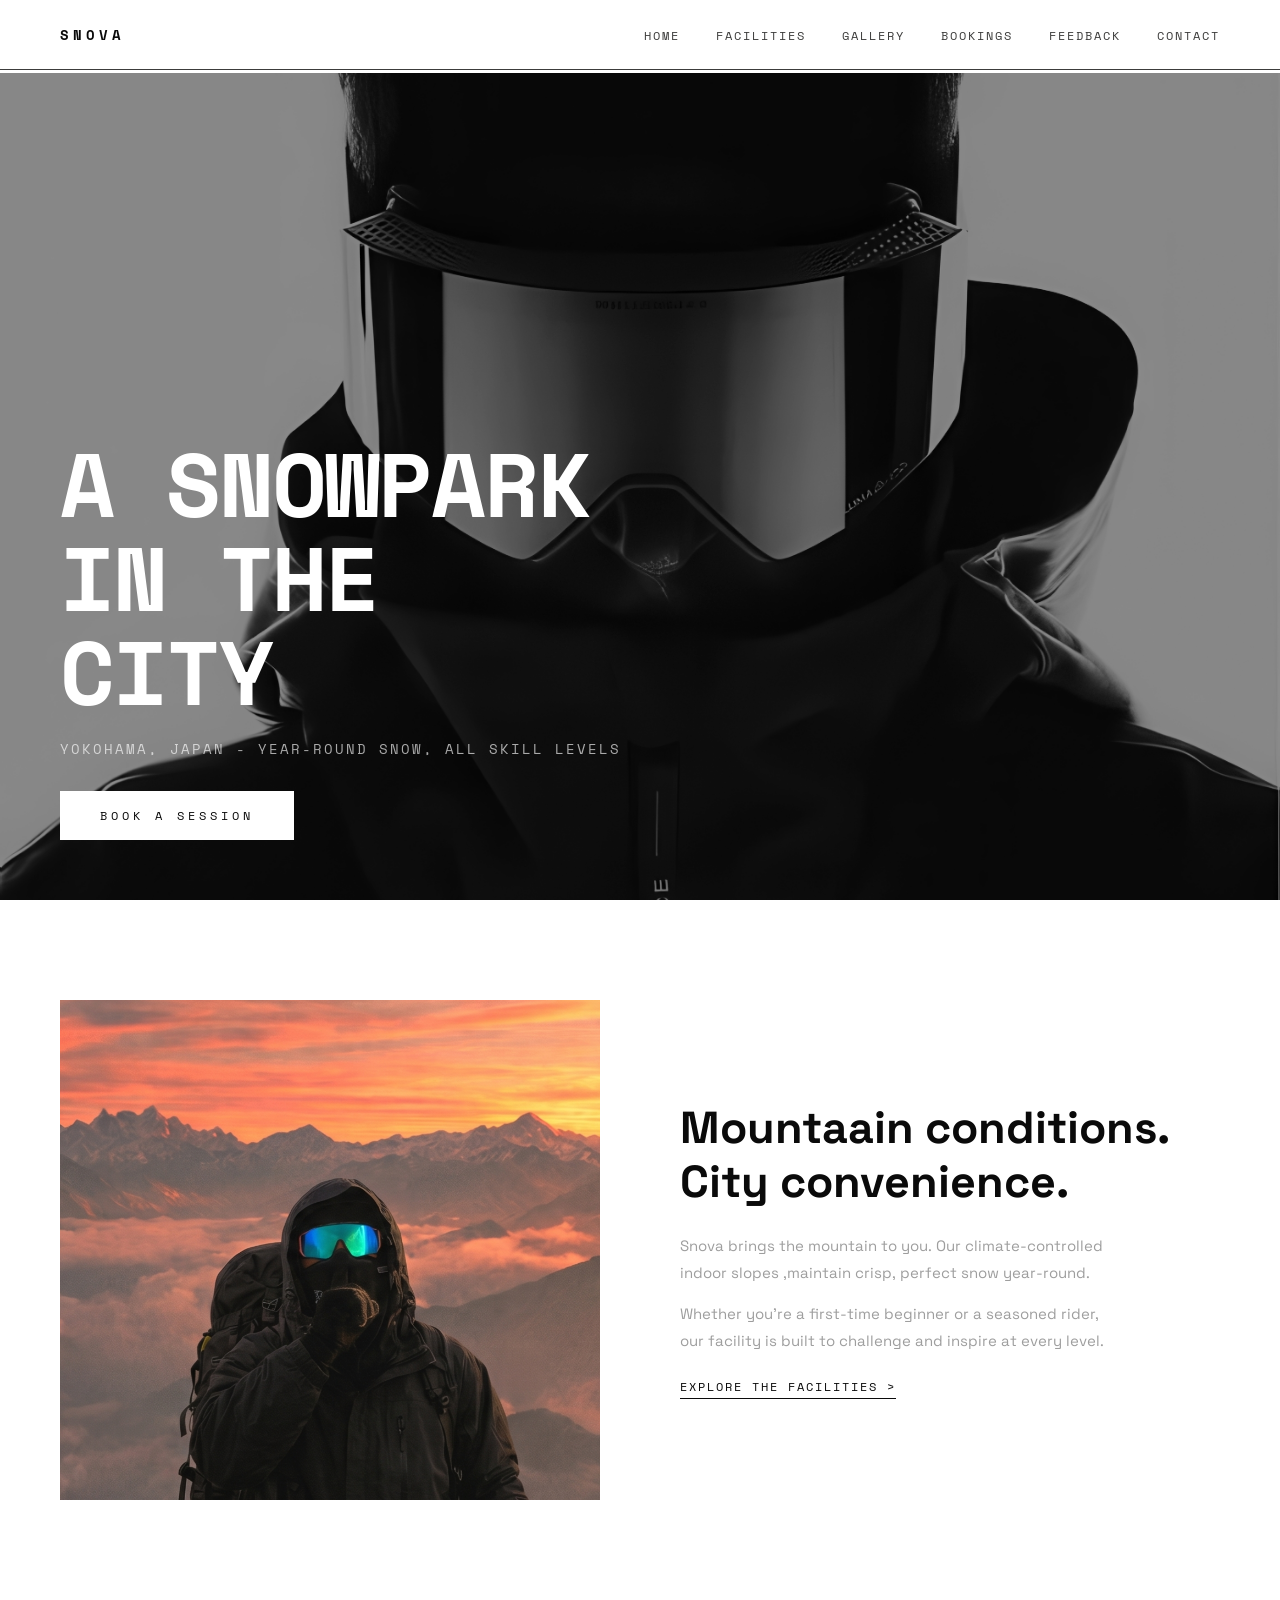
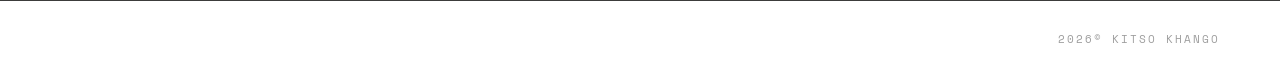
<file: index.html>
<!DOCTYPE html>
<html lang="en">

<head>
  <meta charset="UTF-8">
  <meta name="viewport" content="width=device-width, initial-scale=1.0">
  <title>SNOVA | Home</title>
  <link rel="stylesheet" href="style.css">

</head>

<body>
   
    <nav>
       <button class="hamburger" id="hamburger" aria-label="Menu">
         <span></span>
         <span></span>
       </button>
       <a class="nav-logo" href="index.html">SNOVA</a>
       <ul class="nav-links">
         <li><a href="index.html" class="active">Home</a></li>
         <li><a href="facilities.html">Facilities</a></li>
         <li><a href="gallery.html">Gallery</a></li>
         <li><a href="bookings.html">Bookings</a></li>
         <li><a href="feedback.html">Feedback</a></li>
         <li><a href="contact.html">Contact</a></li>
       </ul>
    </nav>

    <div class="mobile-menu" id="mobileMenu">
        <button class="mobile-close" id="mobileClose">X</button>
        <a href="index.html">Home</a>
        <a href="facilities.html">Facilities</a>
        <a href="gallery.html">Gallery</a>
        <a href="bookings.html">Bookings</a>
        <a href="feedback.html">Feedback</a>
        <a href="contact.html">Contact</a>
    </div>

    <section class="hero-img">
        <img src="homepage.jpeg" alt="Welcome to SNOVA">

        <div class="hero-overlay">
            <div class="hero-tagline">A SNOWPARK<br>IN THE<br>CITY</div>
            <p class="hero-sub">Yokohama, Japan - Year-round snow, all skill levels</p>
            <a class="hero-cta" href="bookings.html">BOOK A SESSION</a>

        </div>
    </section>

    <section class="home-facility">
        <img class="home-facility-img" src="facilitydescriptionhomepage.png" alt="Indoor facility">

        <div class="home-facility-text">
            <h2>Mountaain conditions.<br>City convenience.</h2>
            <p>Snova brings the mountain to you. Our climate-controlled indoor slopes ,maintain crisp, perfect snow year-round.</p>
            <p>Whether you're a first-time beginner or a seasoned rider, our facility is built to challenge and inspire at every level.</p>
            <a class="cta-link" href="facilities.html">Explore the facilities ></a>
        </div>
    </section>

    <footer>
        <p>2026© Kitso Khango</p>
    </footer>

    <script>
        const hamburger = document.getElementById('hamburger');
        const mobileMenu = document.getElementById('mobileMenu');
        const mobileClose = document.getElementById('mobileClose');
    
        hamburger.addEventListener('click', () => mobileMenu.classList.toggle('open'));
        mobileClose.addEventListener('click', () => mobileMenu.classList.remove('open'));

    
    </script>


</body>
</html>
</file>
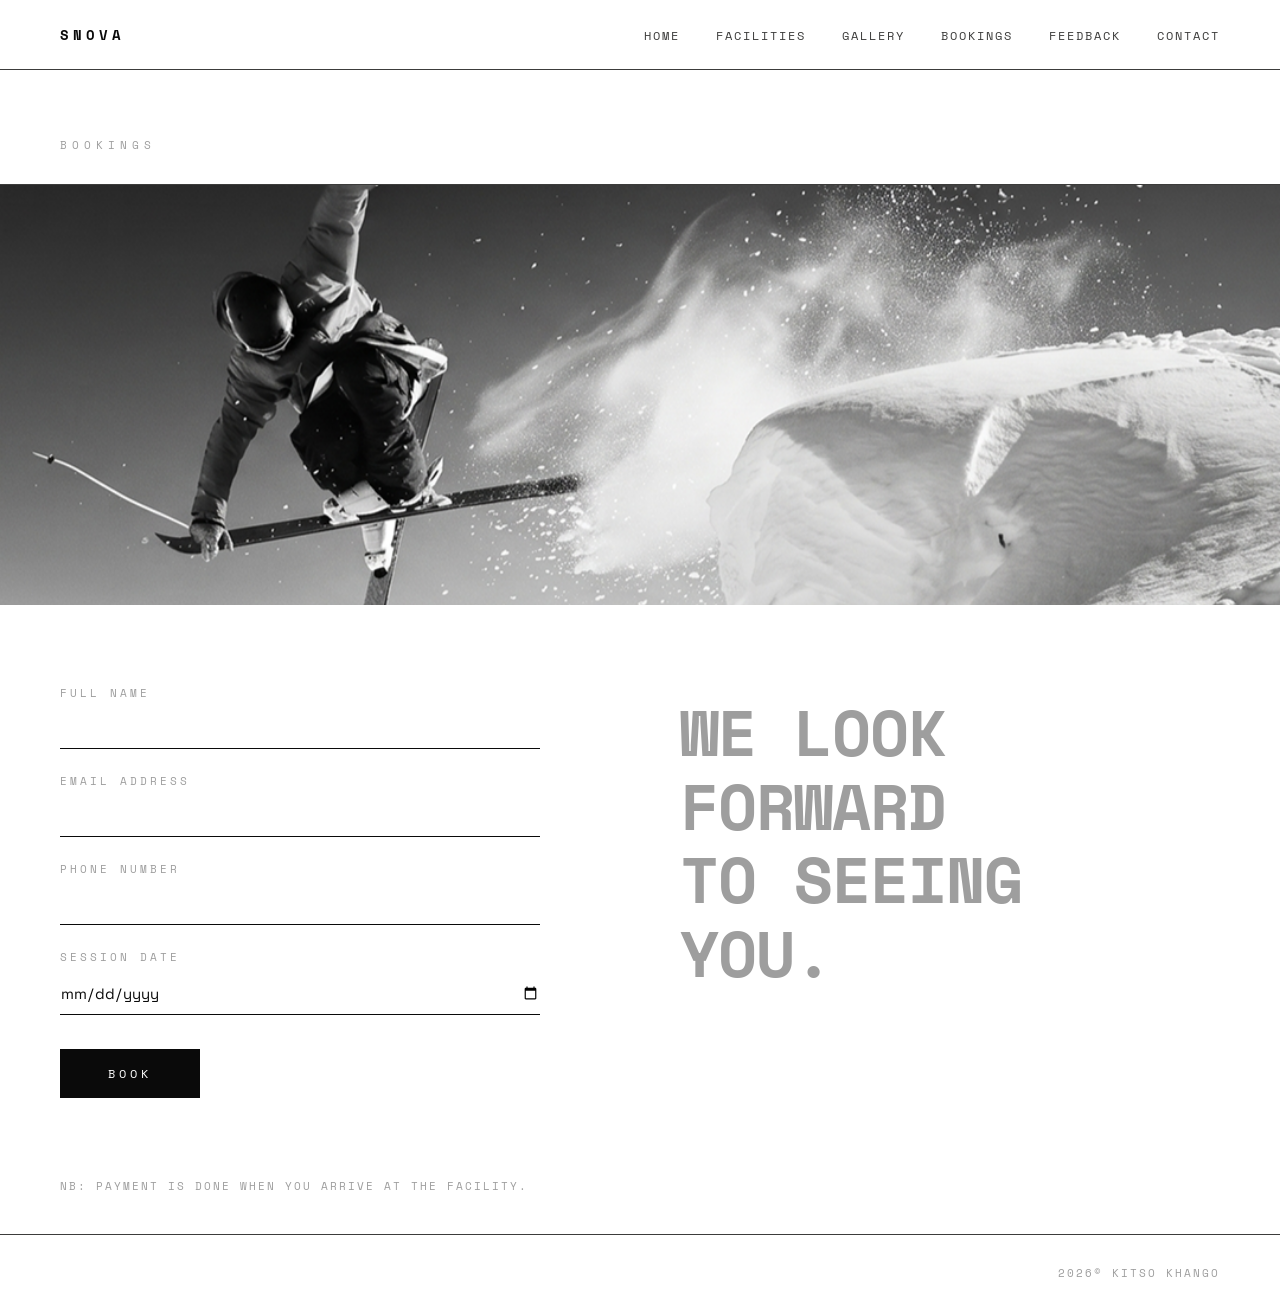
<file: bookings.html>
<!DOCTYPE html>
<html lang="en">

<head>
  <meta charset="UTF-8">
  <meta name="viewport" content="width=device-width, initial-scale=1.0">
  <title>SNOVA | Gallery</title>
  <link rel="stylesheet" href="style.css">

</head>

<body>
   
    <nav>
       <button class="hamburger" id="hamburger" aria-label="Menu">
         <span></span>
         <span></span>
       </button>
       <a class="nav-logo" href="index.html">SNOVA</a>
       <ul class="nav-links">
         <li><a href="index.html">Home</a></li>
         <li><a href="facilities.html">Facilities</a></li>
         <li><a href="gallery.html">Gallery</a></li>
         <li><a href="bookings.html" class="active">Bookings</a></li>
         <li><a href="feedback.html">Feedback</a></li>
         <li><a href="contact.html">Contact</a></li>
       </ul>
    </nav>

    <div class="mobile-menu" id="mobileMenu">
        <button class="mobile-close" id="mobileClose">X</button>
        <a href="index.html">Home</a>
        <a href="facilities.html">Facilities</a>
        <a href="gallery.html">Gallery</a>
        <a href="bookings.html">Bookings</a>
        <a href="feedback.html">Feedback</a>
        <a href="contact.html">Contact</a>
    </div>

    <header class="page-header">
        <span class="page-title">Bookings</span>
    </header>

    <div class="booking-hero">
        <img src="bookings.png" alt="Book Now">
    </div>
 
    <main class="booking-body">

        <div class="booking-form-wrap">
            <form id="bookingForm" onsubmit="handleSubmit(event)">

                <div class="form-group">
                    <label>Full Name <span class="req"></span></label>
                    <input type="text" name="full_name" required >
                </div>
                <div class="form-group">
                    <label>Email Address <span class="req"></span></label>
                    <input type="email" name="email" required >
                </div>
                <div class="form-group">
                    <label>Phone Number <span class="req"></span></label>
                    <input type="tel" name="phone" required >
                </div>
                <div class="form-group">
                    <label>Session Date <span class="req"></span></label>
                    <input type="date" name="date" required >
                </div>
                <button type="submit" class="btn-book">BOOK</button>
                <div class="success-msg" id="successMsg">
                    Booking received, we look forward to seeing you!                 
                </div>
            </form>
        </div>
    
    <div class="booking-tagline">
        <h2>We look forward<br>to seeing<br>you.</h2>
    </div>
    
    </main>

    <p class="booking-note">NB: Payment is done when you arrive at the facility.</p>

<footer>
        <p>2026© Kitso Khango</p>
    </footer>

<script>
        const hamburger = document.getElementById('hamburger');
        const mobileMenu = document.getElementById('mobileMenu');
        const mobileClose = document.getElementById('mobileClose');
    
        hamburger.addEventListener('click', () => mobileMenu.classList.toggle('open'));
        mobileClose.addEventListener('click', () => mobileMenu.classList.remove('open'));

        function handleSubmit(e) {
            e.preventDefault();
            const form = document.getElementById('bookingForm');
            const msg = document.getElementById('successMsg');
            msg.style.display = 'block';
            form.reset();
            setTimeout(() => {msg.style.display = 'none';}, 4000);
            
        }
    
    </script>

</body>
</html>
</file>
<file: style.css>
@import url('https://fonts.googleapis.com/css2?family=Space+Grotesk:wght@300;400;500;600;700&family=Space+Mono:wght@400;700&display=swap');

*, *::before, *::after { box-sizing: border-box; margin: 0; padding: 0; }

:root {
    --black: #0a0a0a;
    --white: #ffffff;
    --off-white: #f5f5f3;
    --gray: #3c3c3b;
    --mid-gray: #9e9e9e;
    --font-main: 'Space Grotesk', sans-serif;
    --font-mono: 'Space Mono', monospace;
}

html {
    scroll-behavior: smooth;
}

body {
    font-family: var(--font-main);
    background: var(--white);
    color: var(--black);
    overflow-x: hidden;
}

nav {
    position: fixed;
    top: 0;
    left: 0;
    right: 0;
    z-index: 1000;
    display: flex;
    align-items: center;
    justify-content: space-between;
    padding: 24px 60px;
    background: var(--white);
    border-bottom: 1px solid var(--gray);    
}

.nav-logo {
    font-family: var(--font-mono);
    font-size: 14px;
    font-weight: 700;
    letter-spacing: 4px;
    text-transform: uppercase;
    color: var(--black);
    text-decoration: none;
}

.nav-links {
    display: flex;
    gap: 36px;
    list-style: none;
}

.nav-links a{
    font-size: 12px;
    letter-spacing: 2px;
    text-transform: uppercase;
    color: var(--gray);
    text-decoration: none;
    font-family: var(--font-mono);
    transition: color 0.2s;
}

.hamburger {
    display: none;
    flex-direction: column;
    justify-content: center;
    gap: 5px;
    background: none;
    border: none;
    cursor: pointer;
    padding: 4px;
    z-index: 1100;
}

.hamburger span {
    display: block;
    width: 22px;
    height: 2px;
    background: var(--black);
    transition: 0.3s;
}

.mobile-menu {
    display: none;
    position: fixed;
    inset: 0;
    background: var(--black);
    z-index: 999;
    flex-direction: column;
    align-items: center;
    justify-content: center;
    gap: 32px;
}

.mobile-menu.open {
    display: flex;
}

.mobile-menu a {
    font-family: var(--font-mono);
    font-size: 20px;
    letter-spacing: 4px;
    text-transform: uppercase;
    color: var(--white);
    text-decoration: none;
    transition: opacity 0.2s;
}

.mobile-menu a:hover {
    opacity: 0.6;
}

.mobile-close {
    position: absolute;
    top: 24px;
    right: 30px;
    background: none;
    border: none;
    color: var(--white);
    font-size: 20px;
    font-family: var(--font-mono);
    cursor: pointer;
    letter-spacing: 2px;
}

.page-header {
    margin-top: 73px;
    padding: 60px 60px 30px;
    border-bottom: 1px solid var(--gray);
}

.page-title {
    font-family: var(--font-mono);
    font-size: 11px;
    letter-spacing: 5px;
    text-transform: uppercase;
    color: var(--mid-gray);
}

.booking-hero {
    width: 100%;
    height: 420px;
    overflow: hidden;
}

.booking-hero img {
    width: 100%;
    height: 100%;
    object-fit: cover;
    object-position: center;
    display: block;
}

.booking-body {
    display: grid;
    grid-template-columns: 1fr 1fr;
    gap: 80px;
    padding: 80px 60px;
    align-items: start;
}

.booking-form-wrap {
    max-width: 480px;
}

.form-group {
    margin-bottom: 24px;
}

.form-group label {
    display: block;
    font-family: var(--font-mono);
    font-size: 11px;
    letter-spacing: 3px;
    text-transform: uppercase;
    color: var(--mid-gray);
    margin-bottom: 8px;
}

.form-group input, .form-group select, .form-group textarea {
    width: 100%;
    background: transparent;
    border: none;
    border-bottom: 1px solid var(--black);
    padding: 10px 0;
    font-size: 15px;
    font-family: var(--font-main);
    color: var(--black);
    outline: none;
    transition: border-color 0.2s;
    appearance: none;
    -webkit-appearance: none;
    border-radius: 0
}

.form-group input:focus, .form-group select:focus, .form-group textarea:focus {
    border-bottom-color: var(--black);
}

.form-group textarea {
    resize: vertical;
    min-height: 120px;
}

.form-group select {
    cursor: pointer;
    background: transparent;
}

.btn-book {
    margin-top: 10px;
    background: var(--black);
    color: var(--white);
    border: none;
    padding: 16px 48px;
    font-family: var(--font-mono);
    font-size: 12px;
    letter-spacing: 4px;
    text-transform: uppercase;
    cursor: pointer;
    transition: background 0.2s, color 0.2s;
}

.btn-book:hover {
    background: var(--mid-gray);
    color: var(--white);
}

.success-msg {
    display: none;
    margin-top: 20px;
    font-family: var(--font-mono);
    font-size: 12px;
    letter-spacing: 2px;
    color: var(--mid-gray);
    text-transform: uppercase;
}

.booking-tagline {
    display: flex;
    align-items: flex-start;
    padding-top: 10px;
}

.booking-tagline h2 {
    font-family: var(--font-mono);
    font-size: clamp(36px, 5vw, 64px);
    font-weight: 700;
    line-height: 1.15;
    letter-spacing: -1px;
    color: var(--mid-gray);
    text-transform: uppercase;
}

.booking-note {
    padding: 0 60px 40px;
    font-family: var(--font-mono);
    font-size: 11px;
    letter-spacing: 2px;
    color: var(--mid-gray);
    text-transform: uppercase;
}

.hero-img {
    position: relative;
    margin-top: 73px;
    height: calc(100vh - 73px);
    overflow: hidden;
}

.hero-img img {
    width: 100%;
    height: 100%;
    object-fit: cover;
    object-position: center;
    display: block;
    filter: brightness(0.55);

}

.hero-overlay {
    position: absolute;
    inset: 0;
    display: flex;
    flex-direction: column;
    justify-content: flex-end;
    padding: 60px;
}

.hero-tagline {
    font-family: var(--font-mono);
    font-size: clamp(40px, 7vw, 96px);
    font-weight: 700;
    color: var(--white);
    line-height: 1.05;
    letter-spacing: -2px;
    margin-bottom: 20px;
}

.hero-sub {
    font-size: 14px;
    color: rgba(255,255,255,0.65);
    letter-spacing: 2px;
    text-transform: uppercase;
    font-family: var(--font-mono);
    margin-bottom: 32px;
}

.hero-cta {
    display: inline-block;
    background: var(--white);
    color: var(--black);
    padding: 16px 40px;
    font-family: var(--font-mono);
    font-size: 12px;
    letter-spacing: 4px;
    text-transform: uppercase;
    text-decoration: none;
    transition: background 0.2s, color 0.2s;
    width: fit-content;
}

.hero-cta:hover {
    background: var(--black);
    color: var(--white);
}

.home-facility {
    display: grid;
    grid-template-columns: 1fr 1fr;
    gap: 80px;
    padding: 100px 60px;
    align-items: center;
}

.home-facility-img {
    width: 100%;
    height: 500px;
    object-fit: cover;
    display: block;
}

.home-facility-text h2 {
    font-size: clamp(28px, 3.5vw, 48px);
    font-weight: 700;
    line-height: 1.2;
    margin-bottom: 24px;
}

.home-facility-text p {
    font-size: 15px;
    color: var(--mid-gray);
    line-height: 1.8;
    margin-bottom: 14px;
    max-width: 440px;
}

.cta-link {
    display: inline-block;
    margin-top: 10px;
    font-family: var(--font-mono);
    font-size: 12px;
    letter-spacing: 2px;
    text-transform: uppercase;
    color: var(--black);
    text-decoration: none;
    border-bottom: 1px solid var(--black);
    padding-bottom: 3px;
    transition: opacity 0.2s;
}

.cta-link:hover {
    opacity: 0.5;
}

.facilities-body {
    padding-top: 0;
}

.facility-section {
    display: grid;
    grid-template-columns: 1fr 1fr;
    gap: 0;
    min-height: 560px;
}

.facility-section.reverse {
    direction: rtl;
}

.facility-section.reverse > * {
    direction: ltr;
}

.facility-left, .facility-right {
    padding: 70px 60px;
    display: flex;
    flex-direction: column;
    justify-content: center;
    gap: 28px;
}

.facility-section:nth-child(odd) .facility-left {
    background: var(--off-white);
}

.facility-section:nth-child(odd) .facility-right {
    background: var(--white);
}

.facility-section:nth-child(even) .facility-left {
    background: var(--white);
}

.facility-section:nth-child(even) .facility-right {
    background: var(--off-white)
}

.facility-label-block h2 {
    font-family: var(--font-mono);
    font-size: clamp(40px, 5vw, 72px);
    font-weight: 700;
    letter-spacing: -2px;
    line-height: 1;
    color: var(--black);
}

.facility-description p {
    font-size: 14px;
    color: var(--mid-gray);
    line-height: 1.8;
    margin-bottom: 12px;
    max-width: 460px;
}

.facility-img {
    width: 100%;
    height: 280px;
    object-fit: cover;
    display: block;
}

.facility-ideal h4 {
    font-family: var(--font-mono);
    font-size: 11px;
    letter-spacing: 3px;
    text-transform: uppercase;
    color: var(--mid-gray);
    margin-bottom: 12px;
}

.facility-ideal ul {
    list-style: none;
    display: flex;
    flex-direction: column;
    gap: 8px;
}

.facility-ideal ul li {
    font-size: 13px;
    color: var(--black);
    letter-spacing: 1px;
    padding-left: 14px;
    position: relative;
}

.facility-ideal ul li::before {
    content: '-';
    position: absolute;
    left: 0;
    color: var(--mid-gray);
}

.gallery-grid {
    margin-top: 73px;
    display: grid;
    grid-template-columns: repeat(3, 1fr);
    gap: 4px;
    padding: 4px;
}

.gallery-grid img {
    width: 100%;
    height: 320px;
    object-fit: cover;
}

.gallery-grid img:hover {
    opacity: 0.85;
}

footer {
    border-top: 1px solid var(--gray);
    padding: 30px 60px;
    display: flex;
    align-items: center;
    justify-content: flex-end;
}

footer p {
    font-family: var(--font-mono);
    font-size: 11px;
    letter-spacing:2px;
    color: var(--mid-gray);
    text-transform: uppercase;
}

@media (max-width: 1024px) {
    nav {
        padding: 20px 30px;
    }

    .page-header {
        padding: 60px 30px 30px;
    }

    .booking-body {
        padding: 60px 30px;
        gap: 50px;
    }

    .home-facility {
        padding: 70px 30px;
        gap: 50px;
    }

    .facility-left, .facility-right {
        padding: 50px 30px;
    }

    footer {
        padding: 30px;
    }

    .booking-note {
        padding: 0 30px 30px;
    }
}

@media (max-width: 768px) {
    .nav-links {
        display: none;
    }

    .hamburger {
        display: flex;
    }

    .booking-body {
        grid-template-columns: 1fr;
        gap: 50px;
        padding: 50px 24px;
    }

    .booking-tagline h2 {
        font-size: 42px;
    }

    .booking-hero {
        height: 280px;
    }

    .home-facility {
        grid-template-columns: 1fr;
        padding: 60px 24px;
        gap: 40px;
    }

    .home-facility-img {
        height:300px
    }

    .hero-overlay {
        padding: 40px 24px;
    }

    .facility-section, .facility-section.reverse {
        grid-template-columns: 1fr;
        direction: ltr;   
    }
    
    .facility-section.reverse > * {
        direction: ltr;
    }

    .facility-left, .facility-right {
        padding: 40px 24px;
    }

    .gallery-grid {
        grid-template-columns: repeat(2,1fr);
    }

    .gallery-grid img {
        height: 220px;
    }

    footer {
        padding: 24px;
        justify-content: center;
    }

    .booking-note {
        padding: 0 24px 30px;
    }

    .page-header {
        padding: 60px 24px 24px;
    }

}

@media (max-width: 480px){
    .gallery-grid {
        grid-template-columns: 1fr;
    }

    .gallery-grid img {
        height: 260px;
    }

    .booking-tagline h2 {
        font-size: 32px;
    }

    .hero-tagline {
        font-size: 36px;
    }
}
</file>
